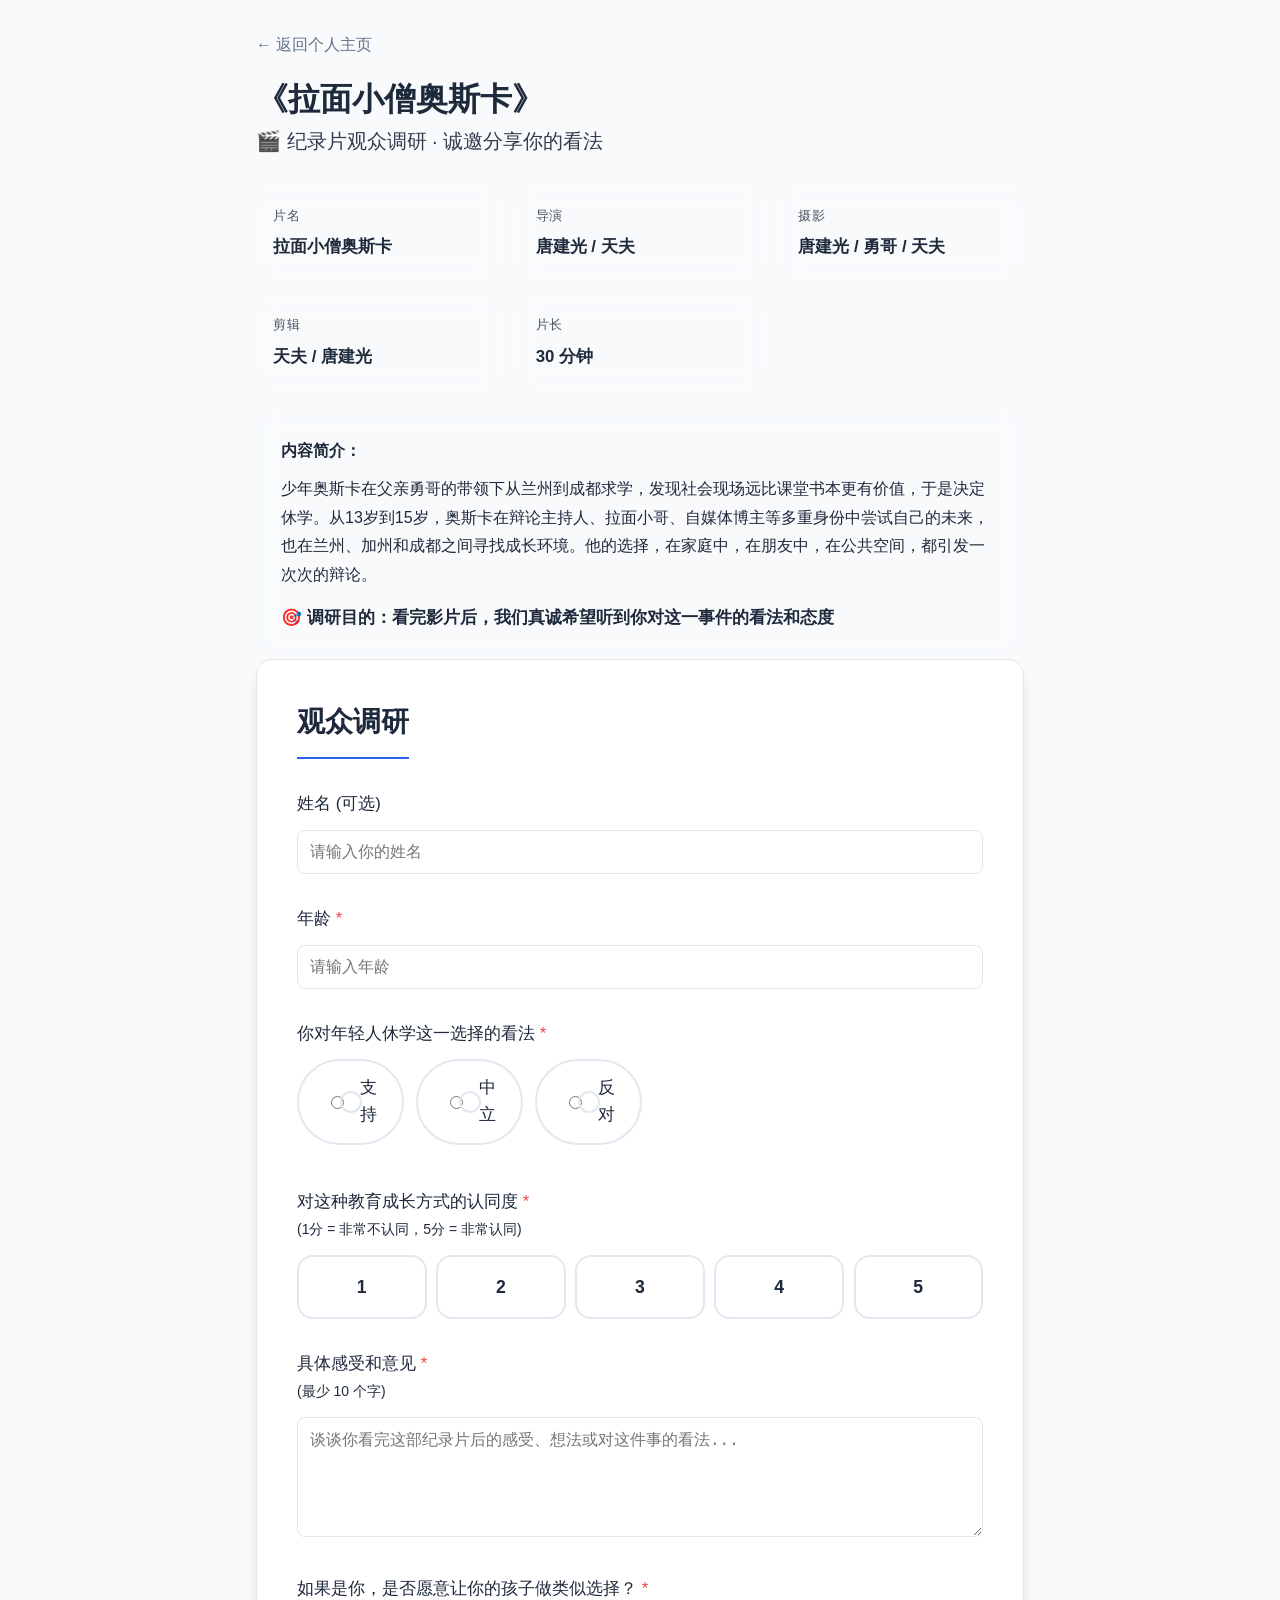
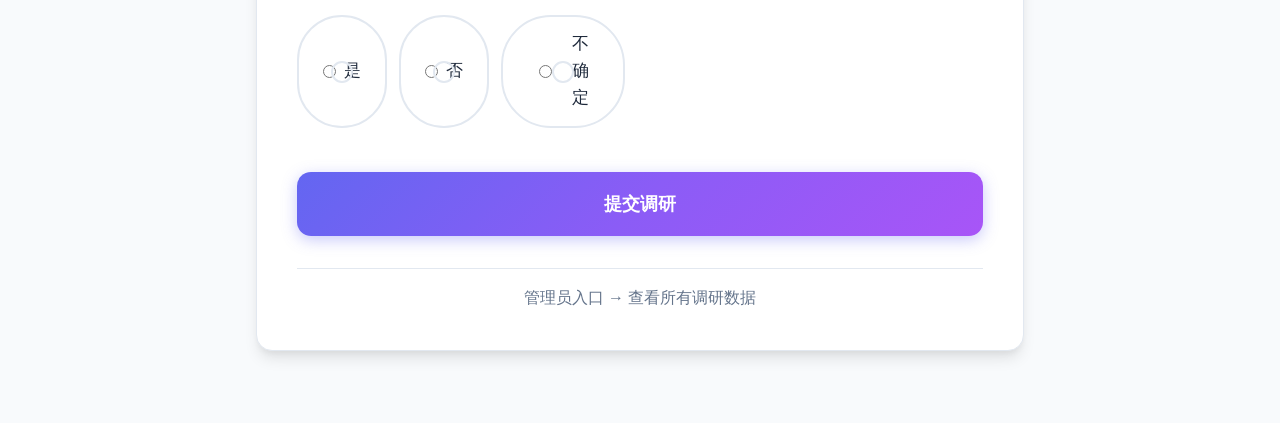
<file: survery/index.html>
<!DOCTYPE html>
<html lang="zh-CN">
<head>
    <meta charset="UTF-8">
    <meta name="viewport" content="width=device-width, initial-scale=1.0">
    <title>纪录片调研 - 《休学》</title>
    <link rel="stylesheet" href="../style.css">
    <style>
        .doc-header {
            background: linear-gradient(135deg, #1e293b 0%, #475569 100%);
            color: white;
            padding: 3rem 2rem;
            border-radius: 16px;
            margin-bottom: 2.5rem;
            box-shadow: 0 10px 25px -5px rgba(0, 0, 0, 0.1);
        }
        .doc-header h1 {
            margin: 0 0 0.75rem 0;
            font-size: 2.5rem;
            font-weight: 700;
            letter-spacing: -0.02em;
        }
        .doc-subtitle {
            font-size: 1.25rem;
            opacity: 0.9;
            margin-bottom: 2rem;
            font-weight: 400;
        }
        .info-grid {
            display: grid;
            grid-template-columns: repeat(auto-fit, minmax(180px, 1fr));
            gap: 1.25rem;
        }
        .info-item {
            background: rgba(255,255,255,0.12);
            backdrop-filter: blur(10px);
            padding: 1rem;
            border-radius: 12px;
            border: 1px solid rgba(255,255,255,0.1);
            transition: transform 0.2s;
        }
        .info-item:hover {
            transform: translateY(-2px);
        }
        .info-label {
            font-size: 0.8rem;
            text-transform: uppercase;
            letter-spacing: 0.05em;
            opacity: 0.8;
            margin-bottom: 0.5rem;
        }
        .info-value {
            font-weight: 600;
            font-size: 1.05rem;
        }
        .synopsis {
            background: rgba(255,255,255,0.08);
            backdrop-filter: blur(10px);
            padding: 1.5rem;
            border-radius: 12px;
            margin-top: 1.5rem;
            line-height: 1.9;
            border: 1px solid rgba(255,255,255,0.1);
        }
        .survey-section {
            background: var(--card-bg);
            border-radius: 16px;
            padding: 2.5rem;
            margin-bottom: 2.5rem;
            box-shadow: var(--shadow-lg);
            border: 1px solid var(--border-color);
        }
        .survey-section h2 {
            margin-top: 0;
            margin-bottom: 2rem;
            font-size: 1.75rem;
        }
        .form-group {
            margin-bottom: 2rem;
        }
        .form-group label {
            display: block;
            margin-bottom: 0.75rem;
            font-weight: 500;
            color: var(--text-color);
            font-size: 1.05rem;
        }
        .form-group .required {
            color: #ef4444;
        }
        .form-group input,
        .form-group select,
        .form-group textarea {
            width: 100%;
            padding: 0.75rem;
            border: 1px solid var(--border-color);
            border-radius: 8px;
            font-size: 1rem;
            background: var(--card-bg);
            color: var(--text-color);
        }
        .form-group textarea {
            min-height: 120px;
            resize: vertical;
        }
        /* 单选选项按钮 - 现代化设计 */
        .radio-group {
            display: flex;
            gap: 0.75rem;
            flex-wrap: wrap;
            margin-top: 0.5rem;
        }
        .radio-group label {
            position: relative;
            display: flex;
            align-items: center;
            justify-content: center;
            gap: 0.5rem;
            cursor: pointer;
            padding: 0.875rem 1.5rem;
            border: 2px solid var(--border-color);
            border-radius: 50px;
            transition: all 0.25s cubic-bezier(0.4, 0, 0.2, 1);
            background: var(--card-bg);
            min-width: 80px;
        }
        .radio-group label::before {
            content: '';
            position: absolute;
            width: 18px;
            height: 18px;
            border: 2px solid var(--border-color);
            border-radius: 50%;
            transition: all 0.25s cubic-bezier(0.4, 0, 0.2, 1);
        }
        .radio-group label:hover {
            border-color: #6366f1;
            background: rgba(99, 102, 241, 0.05);
            transform: translateY(-2px);
        }
        .radio-group label:hover::before {
            border-color: #6366f1;
        }
        .radio-group input:checked + span {
            color: #6366f1;
            font-weight: 600;
        }
        .radio-group label:has(input:checked) {
            border-color: #6366f1;
            background: linear-gradient(135deg, rgba(99, 102, 241, 0.12), rgba(124, 58, 237, 0.12));
            box-shadow: 0 4px 15px rgba(99, 102, 241, 0.2);
        }
        .radio-group label:has(input:checked)::before {
            background: linear-gradient(135deg, #6366f1, #8b5cf6);
            border-color: #6366f1;
            box-shadow: 0 0 0 3px rgba(99, 102, 241, 0.2);
        }

        /* 评分按钮 - 更细腻的交互 */
        .rating-group {
            display: flex;
            gap: 0.6rem;
            margin-top: 0.5rem;
        }
        .rating-btn {
            position: relative;
            flex: 1;
            padding: 1rem 0.5rem;
            text-align: center;
            border: 2px solid var(--border-color);
            border-radius: 16px;
            cursor: pointer;
            transition: all 0.3s cubic-bezier(0.4, 0, 0.2, 1);
            font-weight: 600;
            font-size: 1.1rem;
            background: var(--card-bg);
            overflow: hidden;
        }
        .rating-btn::before {
            content: '';
            position: absolute;
            inset: 0;
            background: linear-gradient(135deg, #6366f1, #8b5cf6);
            opacity: 0;
            transition: opacity 0.3s ease;
            z-index: 0;
        }
        .rating-btn span {
            position: relative;
            z-index: 1;
            transition: color 0.3s ease;
        }
        .rating-btn:hover {
            border-color: #6366f1;
            transform: translateY(-3px) scale(1.02);
            box-shadow: 0 8px 20px rgba(99, 102, 241, 0.15);
        }
        .rating-btn:hover span {
            color: #6366f1;
        }
        .rating-btn.active {
            border-color: #6366f1;
            transform: translateY(-3px) scale(1.05);
            box-shadow: 0 10px 30px rgba(99, 102, 241, 0.25);
        }
        .rating-btn.active::before {
            opacity: 1;
        }
        .rating-btn.active span {
            color: white;
            font-weight: 700;
        }

        /* 提交按钮 - 渐变更协调 */
        .submit-btn {
            position: relative;
            background: linear-gradient(135deg, #6366f1 0%, #8b5cf6 50%, #a855f7 100%);
            color: white;
            border: none;
            padding: 1.25rem 2rem;
            font-size: 1.125rem;
            font-weight: 600;
            border-radius: 14px;
            cursor: pointer;
            width: 100%;
            transition: all 0.3s cubic-bezier(0.4, 0, 0.2, 1);
            box-shadow: 0 4px 15px rgba(99, 102, 241, 0.35);
            overflow: hidden;
        }
        .submit-btn::before {
            content: '';
            position: absolute;
            inset: 0;
            background: linear-gradient(135deg, #4f46e5 0%, #7c3aed 50%, #9333ea 100%);
            opacity: 0;
            transition: opacity 0.3s ease;
        }
        .submit-btn span {
            position: relative;
            z-index: 1;
        }
        .submit-btn:hover {
            transform: translateY(-3px);
            box-shadow: 0 8px 25px rgba(99, 102, 241, 0.45);
        }
        .submit-btn:hover::before {
            opacity: 1;
        }
        .submit-btn:active {
            transform: translateY(-1px);
            box-shadow: 0 4px 12px rgba(99, 102, 241, 0.35);
        }
        .message {
            padding: 1rem;
            border-radius: 8px;
            margin-bottom: 1rem;
            display: none;
        }
        .message.success {
            background: #dcfce7;
            color: #166534;
            display: block;
        }
        .message.error {
            background: #fecaca;
            color: #991b1b;
            display: block;
        }
        .admin-link {
            text-align: center;
            margin-top: 2rem;
            padding-top: 1rem;
            border-top: 1px solid var(--border-color);
        }
        .admin-link a {
            color: var(--secondary-color);
            text-decoration: none;
        }
        .admin-link a:hover {
            color: var(--primary-color);
        }
        .back-link {
            display: inline-block;
            margin-bottom: 1rem;
            color: var(--secondary-color);
            text-decoration: none;
        }
        .back-link:hover {
            color: var(--primary-color);
        }
        @media (max-width: 768px) {
            .doc-header {
                padding: 2rem 1.5rem;
                border-radius: 12px;
            }
            .doc-header h1 {
                font-size: 2rem;
            }
            .doc-subtitle {
                font-size: 1.1rem;
            }
            .survey-section {
                padding: 1.5rem;
                border-radius: 12px;
            }
            .survey-section h2 {
                font-size: 1.5rem;
            }
            .info-grid {
                grid-template-columns: repeat(auto-fit, minmax(140px, 1fr));
                gap: 0.75rem;
            }
            .form-group {
                margin-bottom: 1.5rem;
            }
        }
    </style>
</head>
<body>
    <div class="container">
        <a href="../" class="back-link">← 返回个人主页</a>

        <!-- 纪录片信息 -->
        <div class="doc-info">
            <h1>《拉面小僧奥斯卡》</h1>
            <div class="doc-subtitle">🎬 纪录片观众调研 · 诚邀分享你的看法</div>
            <div class="info-grid">
                <div class="info-item">
                    <div class="info-label">片名</div>
                    <div class="info-value">拉面小僧奥斯卡</div>
                </div>
                <div class="info-item">
                    <div class="info-label">导演</div>
                    <div class="info-value">唐建光 / 天夫</div>
                </div>
                <div class="info-item">
                    <div class="info-label">摄影</div>
                    <div class="info-value">唐建光 / 勇哥 / 天夫</div>
                </div>
                <div class="info-item">
                    <div class="info-label">剪辑</div>
                    <div class="info-value">天夫 / 唐建光</div>
                </div>
                <div class="info-item">
                    <div class="info-label">片长</div>
                    <div class="info-value">30 分钟</div>
                </div>
            </div>
            <div class="synopsis">
                <strong>内容简介：</strong>
                <p style="margin-top: 0.5rem; line-height: 1.8;">
                    少年奥斯卡在父亲勇哥的带领下从兰州到成都求学，发现社会现场远比课堂书本更有价值，于是决定休学。从13岁到15岁，奥斯卡在辩论主持人、拉面小哥、自媒体博主等多重身份中尝试自己的未来，也在兰州、加州和成都之间寻找成长环境。他的选择，在家庭中，在朋友中，在公共空间，都引发一次次的辩论。
                </p>
                <p style="margin-top: 0.75rem; font-weight: bold; font-size: 1.05rem;">
                    🎯 调研目的：看完影片后，我们真诚希望听到你对这一事件的看法和态度
                </p>
            </div>
        </div>

        <!-- 调研表单 -->
        <div class="survey-section">
            <h2 class="section-title">观众调研</h2>
            <div id="message" class="message"></div>
            <form id="surveyForm">
                <div class="form-group">
                    <label>
                        姓名
                        <span class="optional">(可选)</span>
                    </label>
                    <input type="text" name="name" placeholder="请输入你的姓名">
                </div>

                <div class="form-group">
                    <label>
                        年龄 <span class="required">*</span>
                    </label>
                    <input type="number" name="age" min="1" max="120" placeholder="请输入年龄" required>
                </div>

                <div class="form-group">
                    <label>
                        你对年轻人休学这一选择的看法 <span class="required">*</span>
                    </label>
                    <div class="radio-group">
                        <label>
                            <input type="radio" name="opinion" value="支持" required>
                            <span>支持</span>
                        </label>
                        <label>
                            <input type="radio" name="opinion" value="中立">
                            <span>中立</span>
                        </label>
                        <label>
                            <input type="radio" name="opinion" value="反对">
                            <span>反对</span>
                        </label>
                    </div>
                </div>

                <div class="form-group">
                    <label>
                        对这种教育成长方式的认同度 <span class="required">*</span><br>
                        <small>(1分 = 非常不认同，5分 = 非常认同)</small>
                    </label>
                    <div class="rating-group">
                        <div class="rating-btn" data-rating="1"><span>1</span></div>
                        <div class="rating-btn" data-rating="2"><span>2</span></div>
                        <div class="rating-btn" data-rating="3"><span>3</span></div>
                        <div class="rating-btn" data-rating="4"><span>4</span></div>
                        <div class="rating-btn" data-rating="5"><span>5</span></div>
                    </div>
                    <input type="hidden" name="rating" id="ratingInput" required>
                </div>

                <div class="form-group">
                    <label>
                        具体感受和意见 <span class="required">*</span><br>
                        <small>(最少 10 个字)</small>
                    </label>
                    <textarea name="comment" placeholder="谈谈你看完这部纪录片后的感受、想法或对这件事的看法..." minlength="10" required></textarea>
                </div>

                <div class="form-group">
                    <label>
                        如果是你，是否愿意让你的孩子做类似选择？ <span class="required">*</span>
                    </label>
                    <div class="radio-group">
                        <label>
                            <input type="radio" name="willing" value="是" required>
                            <span>是</span>
                        </label>
                        <label>
                            <input type="radio" name="willing" value="否">
                            <span>否</span>
                        </label>
                        <label>
                            <input type="radio" name="willing" value="不确定">
                            <span>不确定</span>
                        </label>
                    </div>
                </div>

                <button type="submit" class="submit-btn"><span>提交调研</span></button>
            </form>

            <div class="admin-link">
                <a href="admin.html">管理员入口 → 查看所有调研数据</a>
            </div>
        </div>
    </div>

    <script>
        // 评分点击
        document.querySelectorAll('.rating-btn').forEach(btn => {
            btn.addEventListener('click', () => {
                document.querySelectorAll('.rating-btn').forEach(b => b.classList.remove('active'));
                btn.classList.add('active');
                document.getElementById('ratingInput').value = btn.dataset.rating;
            });
        });

        // 表单提交
        document.getElementById('surveyForm').addEventListener('submit', function(e) {
            e.preventDefault();

            const formData = new FormData(this);
            const data = {
                id: Date.now(),
                timestamp: new Date().toLocaleString('zh-CN'),
                name: formData.get('name') || '(匿名)',
                age: parseInt(formData.get('age')),
                opinion: formData.get('opinion'),
                rating: parseInt(formData.get('rating')),
                comment: formData.get('comment'),
                willing: formData.get('willing')
            };

            // 验证
            if (!data.age || data.age < 1 || data.age > 120) {
                showMessage('请输入有效的年龄（1-120岁）', 'error');
                return;
            }
            if (!data.rating) {
                showMessage('请选择认同度评分', 'error');
                return;
            }
            if (!data.comment || data.comment.trim().length < 10) {
                showMessage('感受文字最少需要10个字', 'error');
                return;
            }
            if (!data.opinion || !data.willing) {
                showMessage('请完成所有必填项', 'error');
                return;
            }

            // 保存到 localStorage
            let submissions = JSON.parse(localStorage.getItem('surveySubmissions') || '[]');
            submissions.push(data);
            localStorage.setItem('surveySubmissions', JSON.stringify(submissions));

            showMessage('✅ 调研提交成功！感谢你的参与！', 'success');
            this.reset();
            document.querySelectorAll('.rating-btn').forEach(b => b.classList.remove('active'));
            document.getElementById('ratingInput').value = '';
        });

        function showMessage(text, type) {
            const msgEl = document.getElementById('message');
            msgEl.textContent = text;
            msgEl.className = 'message ' + type;
            setTimeout(() => {
                msgEl.style.display = 'none';
            }, 5000);
        }
    </script>
</body>
</html>
</file>
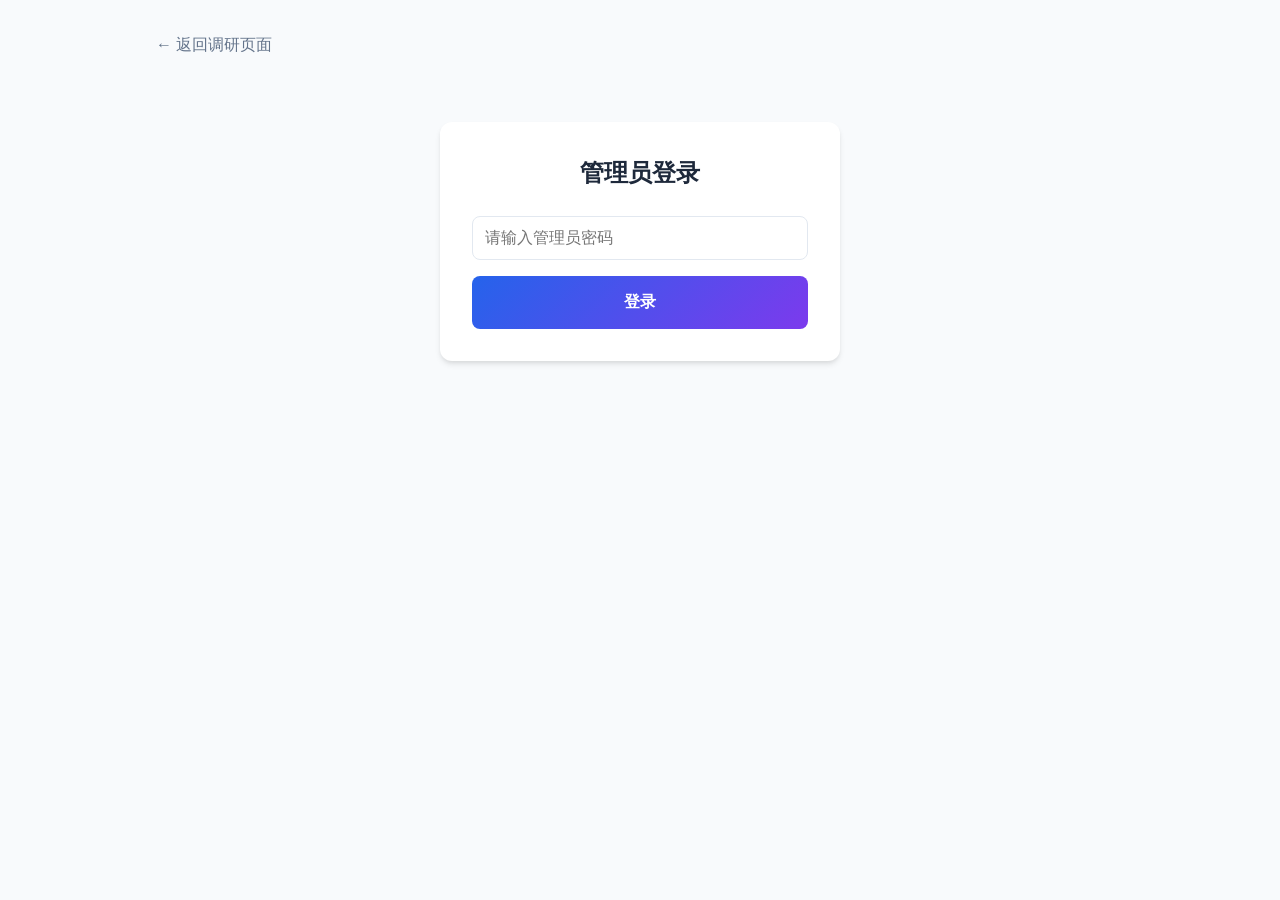
<file: survery/admin.html>
<!DOCTYPE html>
<html lang="zh-CN">
<head>
    <meta charset="UTF-8">
    <meta name="viewport" content="width=device-width, initial-scale=1.0">
    <title>调研管理后台 - 纪录片《休学》</title>
    <link rel="stylesheet" href="../../style.css">
    <style>
        .container {
            max-width: 1000px;
        }
        .login-box {
            max-width: 400px;
            margin: 3rem auto;
            background: var(--card-bg);
            padding: 2rem;
            border-radius: 12px;
            box-shadow: var(--shadow);
        }
        .login-box h2 {
            margin-bottom: 1.5rem;
            text-align: center;
        }
        .login-box input {
            width: 100%;
            padding: 0.75rem;
            border: 1px solid var(--border-color);
            border-radius: 8px;
            margin-bottom: 1rem;
            font-size: 1rem;
        }
        .login-btn {
            width: 100%;
            background: linear-gradient(135deg, var(--primary-color), #7c3aed);
            color: white;
            border: none;
            padding: 1rem;
            font-size: 1rem;
            font-weight: 600;
            border-radius: 8px;
            cursor: pointer;
        }
        .error {
            color: #ef4444;
            text-align: center;
            margin-top: 1rem;
            display: none;
        }
        .admin-header {
            display: flex;
            justify-content: space-between;
            align-items: center;
            margin-bottom: 2rem;
        }
        .admin-header h2 {
            margin: 0;
        }
        .logout-btn {
            padding: 0.5rem 1rem;
            border: 1px solid var(--border-color);
            background: transparent;
            border-radius: 8px;
            cursor: pointer;
            color: var(--text-color);
        }
        .logout-btn:hover {
            background: var(--bg-color);
        }
        .stats {
            display: grid;
            grid-template-columns: repeat(auto-fit, minmax(150px, 1fr));
            gap: 1rem;
            margin-bottom: 2rem;
        }
        .stat-card {
            background: var(--card-bg);
            padding: 1.5rem;
            border-radius: 12px;
            box-shadow: var(--shadow);
            text-align: center;
        }
        .stat-number {
            font-size: 2rem;
            font-weight: 700;
            background: linear-gradient(135deg, var(--primary-color), #7c3aed);
            -webkit-background-clip: text;
            -webkit-text-fill-color: transparent;
        }
        .stat-label {
            color: var(--secondary-color);
            margin-top: 0.5rem;
        }
        .submission-item {
            background: var(--card-bg);
            padding: 1.5rem;
            border-radius: 12px;
            box-shadow: var(--shadow);
            margin-bottom: 1rem;
        }
        .submission-header {
            display: flex;
            justify-content: space-between;
            align-items: center;
            margin-bottom: 1rem;
            padding-bottom: 0.75rem;
            border-bottom: 1px solid var(--border-color);
        }
        .submission-meta {
            color: var(--secondary-color);
            font-size: 0.875rem;
        }
        .delete-btn {
            background: #ef4444;
            color: white;
            border: none;
            padding: 0.5rem 1rem;
            border-radius: 6px;
            cursor: pointer;
            font-size: 0.875rem;
        }
        .delete-btn:hover {
            background: #dc2626;
        }
        .submission-info {
            display: grid;
            grid-template-columns: repeat(auto-fit, minmax(200px, 1fr));
            gap: 1rem;
        }
        .info-row {
            display: flex;
            flex-direction: column;
        }
        .info-label {
            font-size: 0.875rem;
            color: var(--secondary-color);
            margin-bottom: 0.25rem;
        }
        .info-value {
            font-weight: 500;
        }
        .info-value.comment {
            grid-column: 1 / -1;
            line-height: 1.6;
            white-space: pre-wrap;
        }
        .back-link {
            display: inline-block;
            margin-bottom: 1rem;
            color: var(--secondary-color);
            text-decoration: none;
        }
        .back-link:hover {
            color: var(--primary-color);
        }
        .empty-state {
            text-align: center;
            padding: 3rem;
            color: var(--secondary-color);
        }
        .export-btn {
            background: #10b981;
            color: white;
            border: none;
            padding: 0.5rem 1rem;
            border-radius: 6px;
            cursor: pointer;
            margin-left: 1rem;
        }
        .export-btn:hover {
            background: #059669;
        }
        .actions-bar {
            display: flex;
            align-items: center;
        }
        @media (max-width: 768px) {
            .submission-info {
                grid-template-columns: 1fr;
            }
            .admin-header {
                flex-direction: column;
                gap: 1rem;
                align-items: stretch;
            }
            .actions-bar {
                flex-direction: column;
                gap: 1rem;
            }
        }
    </style>
</head>
<body>
    <div class="container">
        <div id="loginSection">
            <a href="index.html" class="back-link">← 返回调研页面</a>
            <div class="login-box">
                <h2>管理员登录</h2>
                <input type="password" id="passwordInput" placeholder="请输入管理员密码">
                <button class="login-btn" onclick="login()">登录</button>
                <div id="loginError" class="error">密码错误，请重试</div>
            </div>
        </div>

        <div id="adminSection" style="display: none;">
            <a href="index.html" class="back-link">← 返回调研页面</a>
            <div class="admin-header">
                <h2>调研数据管理</h2>
                <div class="actions-bar">
                    <button class="export-btn" onclick="exportCSV()">导出 CSV</button>
                    <button class="logout-btn" onclick="logout()">退出登录</button>
                </div>
            </div>

            <div class="stats">
                <div class="stat-card">
                    <div class="stat-number" id="totalCount">0</div>
                    <div class="stat-label">总提交量</div>
                </div>
                <div class="stat-card">
                    <div class="stat-number" id="supportRate">0%</div>
                    <div class="stat-label">支持率</div>
                </div>
                <div class="stat-card">
                    <div class="stat-number" id="avgRating">0</div>
                    <div class="stat-label">平均评分</div>
                </div>
            </div>

            <div id="submissionsList">
                <!-- 动态加载 -->
            </div>
        </div>
    </div>

    <script>
        const ADMIN_PASSWORD = 'admin123';
        const STORAGE_KEY = 'surveySubmissions';

        // 检查登录状态
        if (localStorage.getItem('adminLoggedIn') === 'true') {
            showAdmin();
            loadSubmissions();
        } else {
            showLogin();
        }

        function login() {
            const password = document.getElementById('passwordInput').value;
            if (password === ADMIN_PASSWORD) {
                localStorage.setItem('adminLoggedIn', 'true');
                showAdmin();
                loadSubmissions();
            } else {
                document.getElementById('loginError').style.display = 'block';
            }
        }

        function logout() {
            localStorage.removeItem('adminLoggedIn');
            location.reload();
        }

        function showLogin() {
            document.getElementById('loginSection').style.display = 'block';
            document.getElementById('adminSection').style.display = 'none';
        }

        function showAdmin() {
            document.getElementById('loginSection').style.display = 'none';
            document.getElementById('adminSection').style.display = 'block';
        }

        function loadSubmissions() {
            const submissions = JSON.parse(localStorage.getItem(STORAGE_KEY) || '[]');
            const listEl = document.getElementById('submissionsList');
            document.getElementById('totalCount').textContent = submissions.length;

            if (submissions.length === 0) {
                listEl.innerHTML = '<div class="empty-state">暂无提交数据</div>';
                document.getElementById('supportRate').textContent = '0%';
                document.getElementById('avgRating').textContent = '0';
                return;
            }

            // 统计
            const supportCount = submissions.filter(s => s.opinion === '支持').length;
            const supportRate = Math.round((supportCount / submissions.length) * 100);
            const avgRating = (submissions.reduce((sum, s) => sum + s.rating, 0) / submissions.length).toFixed(1);
            document.getElementById('supportRate').textContent = supportRate + '%';
            document.getElementById('avgRating').textContent = avgRating;

            // 渲染列表，最新的在前
            submissions.reverse().forEach((sub, index) => {
                const item = document.createElement('div');
                item.className = 'submission-item';
                item.innerHTML = `
                    <div class="submission-header">
                        <div class="submission-meta">
                            #${submissions.length - index} • ${sub.timestamp} • 姓名: ${sub.name}
                        </div>
                        <button class="delete-btn" onclick="deleteSubmission(${sub.id})">删除</button>
                    </div>
                    <div class="submission-info">
                        <div class="info-row">
                            <span class="info-label">年龄</span>
                            <span class="info-value">${sub.age}</span>
                        </div>
                        <div class="info-row">
                            <span class="info-label">看法</span>
                            <span class="info-value">${sub.opinion}</span>
                        </div>
                        <div class="info-row">
                            <span class="info-label">认同度</span>
                            <span class="info-value">${sub.rating} / 5</span>
                        </div>
                        <div class="info-row">
                            <span class="info-label">是否愿意孩子做类似选择</span>
                            <span class="info-value">${sub.willing}</span>
                        </div>
                        <div class="info-row comment">
                            <span class="info-label">感受和意见</span>
                            <span class="info-value">${escapeHtml(sub.comment)}</span>
                        </div>
                    </div>
                `;
                listEl.appendChild(item);
            });
        }

        function deleteSubmission(id) {
            if (!confirm('确定要删除这条提交吗？此操作不可撤销。')) {
                return;
            }
            let submissions = JSON.parse(localStorage.getItem(STORAGE_KEY) || '[]');
            submissions = submissions.filter(s => s.id !== id);
            localStorage.setItem(STORAGE_KEY, JSON.stringify(submissions));
            location.reload();
        }

        function exportCSV() {
            const submissions = JSON.parse(localStorage.getItem(STORAGE_KEY) || '[]');
            if (submissions.length === 0) {
                alert('暂无数据可导出');
                return;
            }

            const headers = ['ID', '时间', '姓名', '年龄', '看法', '认同度', '感受', '是否愿意'];
            const rows = submissions.map(s => [
                s.id,
                s.timestamp,
                `"${s.name}"`,
                s.age,
                `"${s.opinion}"`,
                s.rating,
                `"${s.comment.replace(/"/g, '""')}"`,
                `"${s.willing}"`
            ]);

            let csv = [headers.join(','), ...rows.map(r => r.join(','))].join('\n');
            const blob = new Blob([csv], {type: 'text/csv;charset=utf-8;'});
            const url = URL.createObjectURL(blob);
            const a = document.createElement('a');
            a.href = url;
            a.download = `survey-results-${new Date().toISOString().slice(0,10)}.csv`;
            document.body.appendChild(a);
            a.click();
            document.body.removeChild(a);
            URL.revokeObjectURL(url);
        }

        function escapeHtml(text) {
            const div = document.createElement('div');
            div.textContent = text;
            return div.innerHTML;
        }

        // 回车登录
        document.getElementById('passwordInput')?.addEventListener('keypress', function(e) {
            if (e.key === 'Enter') {
                login();
            }
        });
    </script>
</body>
</html>
</file>
<file: style.css>
/* 基础重置 */
* {
    margin: 0;
    padding: 0;
    box-sizing: border-box;
}

:root {
    --primary-color: #2563eb;
    --secondary-color: #64748b;
    --bg-color: #f8fafc;
    --card-bg: #ffffff;
    --text-color: #1e293b;
    --border-color: #e2e8f0;
    --shadow: 0 4px 6px -1px rgba(0, 0, 0, 0.1), 0 2px 4px -1px rgba(0, 0, 0, 0.06);
    --shadow-lg: 0 10px 15px -3px rgba(0, 0, 0, 0.1), 0 4px 6px -2px rgba(0, 0, 0, 0.05);
}

body {
    font-family: -apple-system, BlinkMacSystemFont, 'Segoe UI', Roboto, 'Helvetica Neue', Arial, sans-serif;
    background-color: var(--bg-color);
    color: var(--text-color);
    line-height: 1.6;
    min-height: 100vh;
}

.container {
    max-width: 800px;
    margin: 0 auto;
    padding: 2rem 1rem;
}

/* 头部样式 */
.header {
    text-align: center;
    margin-bottom: 3rem;
    padding: 2rem 0;
}

.avatar {
    width: 120px;
    height: 120px;
    margin: 0 auto 1.5rem;
    border-radius: 50%;
    overflow: hidden;
    background: linear-gradient(135deg, var(--primary-color), #7c3aed);
    padding: 4px;
    box-shadow: var(--shadow-lg);
}

.avatar img {
    width: 100%;
    height: 100%;
    border-radius: 50%;
    object-fit: cover;
    background: var(--card-bg);
}

.name {
    font-size: 2.5rem;
    font-weight: 700;
    color: var(--text-color);
    margin-bottom: 0.5rem;
}

.title {
    font-size: 1.125rem;
    color: var(--secondary-color);
    font-weight: 400;
}

/* 通用区块样式 */
.section {
    background: var(--card-bg);
    border-radius: 12px;
    padding: 2rem;
    margin-bottom: 2rem;
    box-shadow: var(--shadow);
    transition: transform 0.2s, box-shadow 0.2s;
}

.section:hover {
    transform: translateY(-2px);
    box-shadow: var(--shadow-lg);
}

.section-title {
    font-size: 1.5rem;
    font-weight: 600;
    color: var(--text-color);
    margin-bottom: 1.5rem;
    padding-bottom: 0.75rem;
    border-bottom: 2px solid var(--primary-color);
    display: inline-block;
}

/* 基本信息网格 */
.info-grid {
    display: grid;
    grid-template-columns: repeat(auto-fit, minmax(200px, 1fr));
    gap: 1.5rem;
}

.info-item {
    display: flex;
    flex-direction: column;
}

.label {
    font-size: 0.875rem;
    color: var(--secondary-color);
    font-weight: 500;
    margin-bottom: 0.25rem;
}

.value {
    font-size: 1rem;
    color: var(--text-color);
    font-weight: 500;
}

/* 关于我 */
.about-text {
    font-size: 1.0625rem;
    color: var(--text-color);
    margin-bottom: 1rem;
    line-height: 1.8;
}

.about-text:last-child {
    margin-bottom: 0;
}

/* 技能标签 */
.skill-tags {
    display: flex;
    flex-wrap: wrap;
    gap: 0.75rem;
}

.tag {
    background: linear-gradient(135deg, var(--primary-color), #7c3aed);
    color: white;
    padding: 0.5rem 1rem;
    border-radius: 20px;
    font-size: 0.875rem;
    font-weight: 500;
    transition: transform 0.2s;
}

.tag:hover {
    transform: scale(1.05);
}

/* 联系方式 */
.contact-list {
    display: flex;
    flex-direction: column;
    gap: 1rem;
}

.contact-item {
    display: flex;
    align-items: center;
    gap: 0.75rem;
    padding: 0.75rem 1rem;
    border: 1px solid var(--border-color);
    border-radius: 8px;
    color: var(--text-color);
    text-decoration: none;
    transition: all 0.2s;
}

.contact-item:hover {
    border-color: var(--primary-color);
    background-color: rgba(37, 99, 235, 0.05);
    transform: translateX(4px);
}

.contact-item svg {
    flex-shrink: 0;
}

/* 页脚 */
.footer {
    text-align: center;
    padding: 2rem 0;
    color: var(--secondary-color);
    font-size: 0.875rem;
}

/* 响应式设计 */
@media (max-width: 768px) {
    .container {
        padding: 1rem 0.5rem;
    }

    .header {
        margin-bottom: 2rem;
        padding: 1rem 0;
    }

    .name {
        font-size: 2rem;
    }

    .avatar {
        width: 100px;
        height: 100px;
    }

    .section {
        padding: 1.5rem;
    }

    .section-title {
        font-size: 1.25rem;
    }

    .info-grid {
        grid-template-columns: 1fr;
        gap: 1rem;
    }
}

@media (max-width: 480px) {
    .name {
        font-size: 1.75rem;
    }

    .section {
        padding: 1.25rem;
    }
}

/* 暗黑模式支持 */
@media (prefers-color-scheme: dark) {
    :root {
        --bg-color: #0f172a;
        --card-bg: #1e293b;
        --text-color: #f1f5f9;
        --border-color: #334155;
    }
}
</file>
